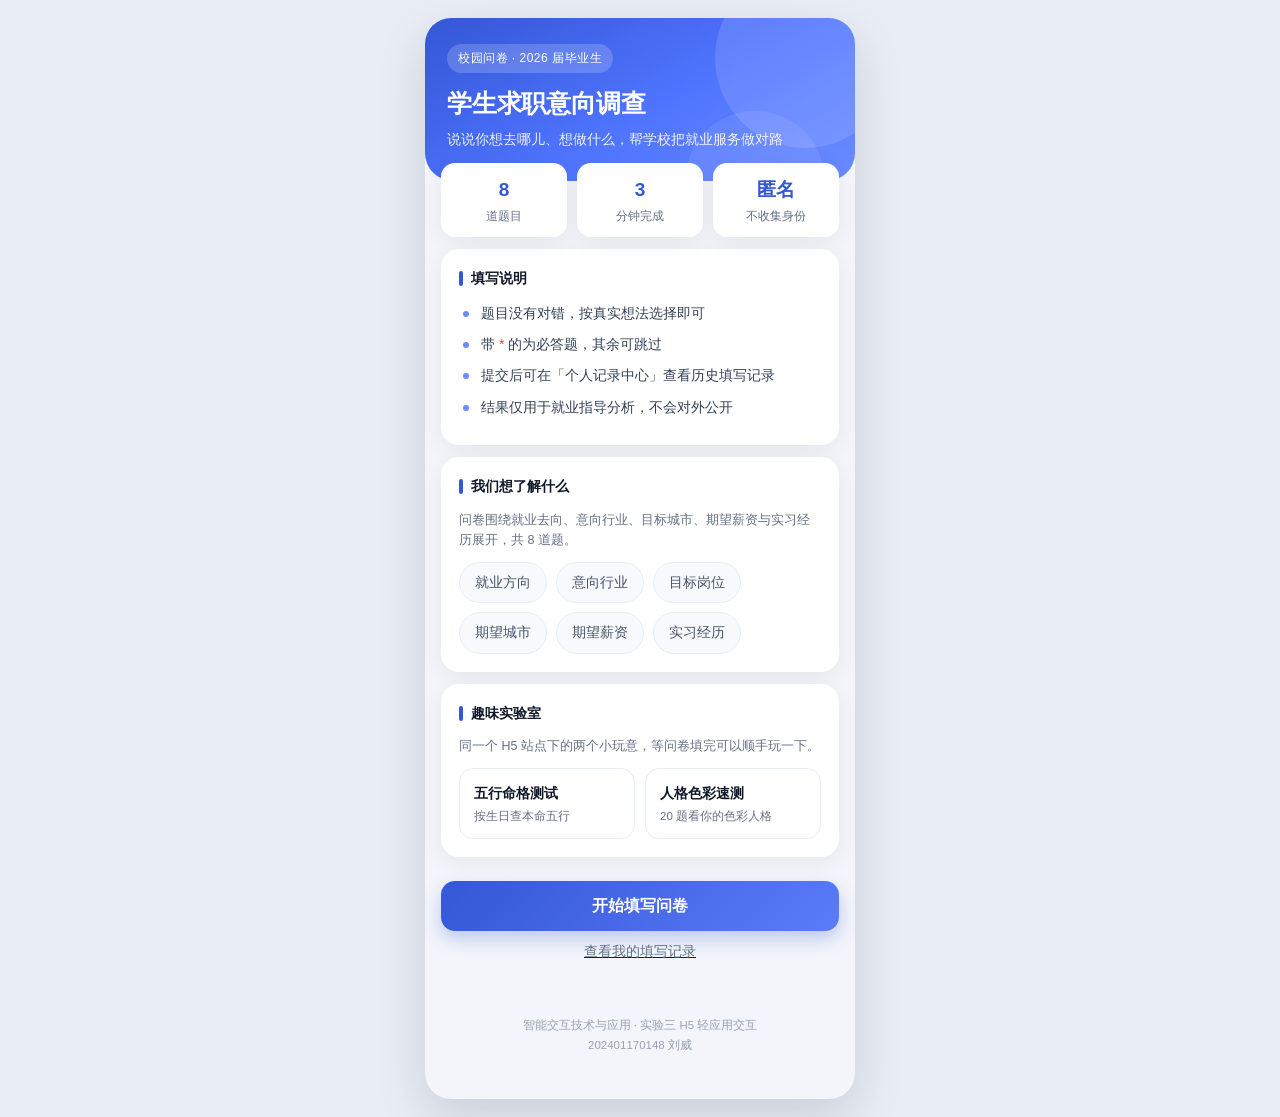
<file: static/index.html>
<!DOCTYPE html>
<html lang="zh-CN">
<head>
  <meta charset="UTF-8" />
  <meta name="viewport" content="width=device-width, initial-scale=1, viewport-fit=cover" />
  <meta name="theme-color" content="#3457d5" />
  <title>学生求职意向调查 · 校园问卷</title>
  <link rel="stylesheet" href="assets/css/base.css" />
</head>
<body>
  <div class="app">
    <header class="hero">
      <span class="hero__badge">校园问卷 · 2026 届毕业生</span>
      <h1 class="hero__title">学生求职意向调查</h1>
      <p class="hero__sub">说说你想去哪儿、想做什么，帮学校把就业服务做对路</p>
    </header>

    <main class="main">
      <div class="stats">
        <div class="stat"><div class="stat__num">8</div><div class="stat__label">道题目</div></div>
        <div class="stat"><div class="stat__num">3</div><div class="stat__label">分钟完成</div></div>
        <div class="stat"><div class="stat__num">匿名</div><div class="stat__label">不收集身份</div></div>
      </div>

      <section class="card" style="margin-top:12px">
        <h2 class="section-title">填写说明</h2>
        <ul class="bullets">
          <li>题目没有对错，按真实想法选择即可</li>
          <li>带 <span style="color:#f04438">*</span> 的为必答题，其余可跳过</li>
          <li>提交后可在「个人记录中心」查看历史填写记录</li>
          <li>结果仅用于就业指导分析，不会对外公开</li>
        </ul>
      </section>

      <section class="card">
        <h2 class="section-title">我们想了解什么</h2>
        <p class="small muted" style="margin:0 0 12px">
          问卷围绕就业去向、意向行业、目标城市、期望薪资与实习经历展开，共 8 道题。
        </p>
        <div class="chips">
          <span class="chip" style="pointer-events:none">就业方向</span>
          <span class="chip" style="pointer-events:none">意向行业</span>
          <span class="chip" style="pointer-events:none">目标岗位</span>
          <span class="chip" style="pointer-events:none">期望城市</span>
          <span class="chip" style="pointer-events:none">期望薪资</span>
          <span class="chip" style="pointer-events:none">实习经历</span>
        </div>
      </section>

      <section class="card">
        <h2 class="section-title">趣味实验室</h2>
        <p class="small muted" style="margin:0 0 12px">
          同一个 H5 站点下的两个小玩意，等问卷填完可以顺手玩一下。
        </p>
        <div class="entry-links">
          <a class="entry-link" href="wuxing/index.html">
            <div class="entry-link__name">五行命格测试</div>
            <div class="entry-link__desc">按生日查本命五行</div>
          </a>
          <a class="entry-link" href="color/index.html">
            <div class="entry-link__name">人格色彩速测</div>
            <div class="entry-link__desc">20 题看你的色彩人格</div>
          </a>
        </div>
      </section>
    </main>

    <div class="action-bar">
      <a href="fill.html" style="text-decoration:none">
        <button class="btn btn--primary" type="button">开始填写问卷</button>
      </a>
      <a href="records.html">
        <button class="btn btn--text" type="button">查看我的填写记录</button>
      </a>
    </div>

    <p class="foot">
      智能交互技术与应用 · 实验三 H5 轻应用交互<br />
      202401170148 刘威
    </p>
  </div>

  <script src="assets/js/common.js"></script>
</body>
</html>
</file>
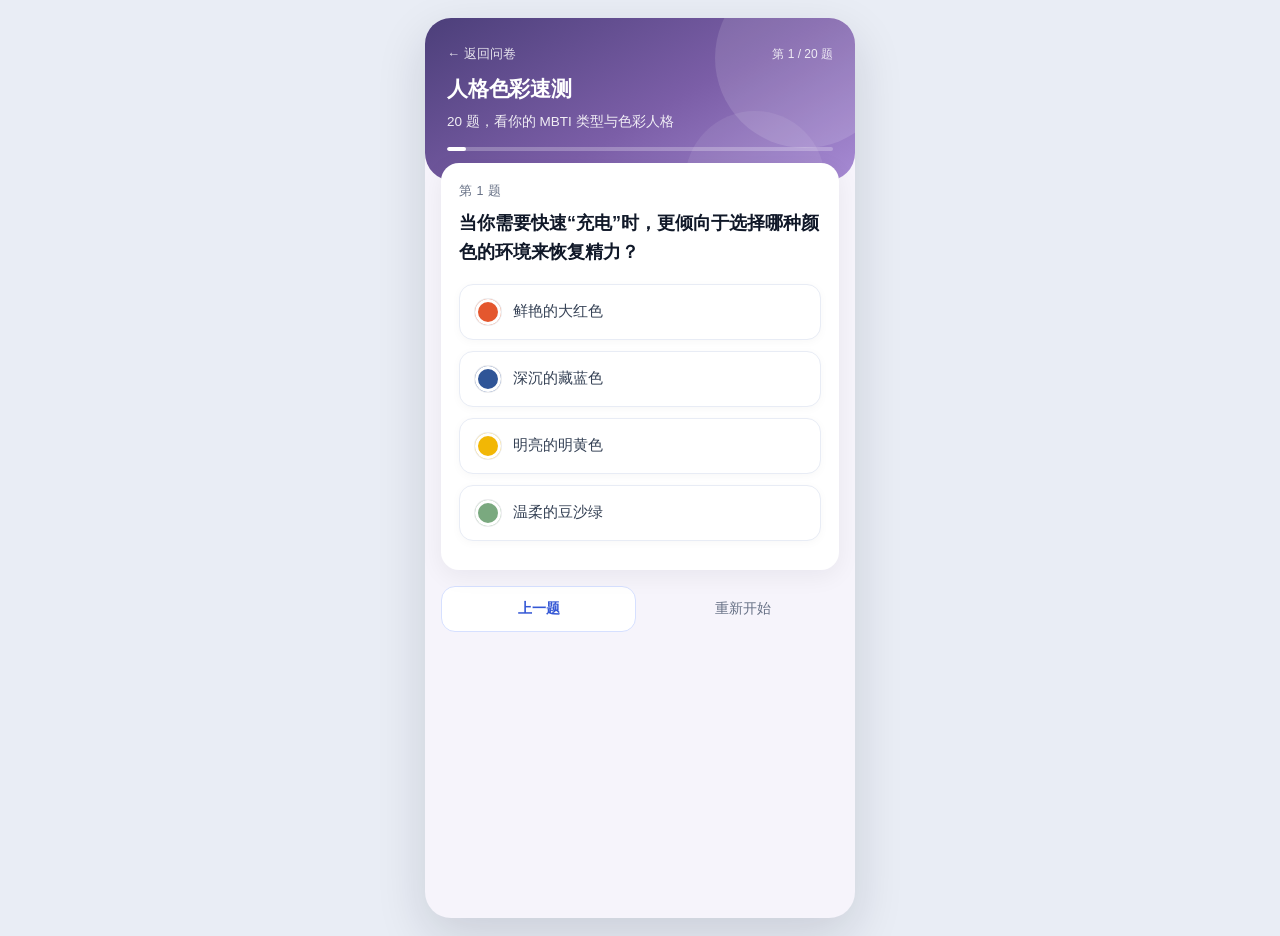
<file: static/color/index.html>
<!DOCTYPE html>
<html lang="zh-CN">
<head>
  <meta charset="UTF-8" />
  <meta name="viewport" content="width=device-width, initial-scale=1, viewport-fit=cover" />
  <meta name="theme-color" content="#5b4b8a" />
  <title>人格色彩速测 · 20 题</title>
  <link rel="stylesheet" href="../assets/css/base.css" />
  <style>
    .app { background: #f6f4fb; }
    .hero--color { background: linear-gradient(150deg, #4c3f7a, #7b5ea7 55%, #a78bd4); }
    .q-wrap { padding: 0 16px; }
    .q-index { font-size: 12.5px; color: var(--sub); letter-spacing: .5px; }
    .q-text { font-size: 18px; font-weight: 700; line-height: 1.6; margin: 8px 0 18px; }

    .opt {
      display: flex; align-items: center; gap: 12px;
      background: #fff; border: 1px solid var(--line); border-radius: 14px;
      padding: 14px 15px; margin-bottom: 11px; cursor: pointer;
      transition: all .16s ease; box-shadow: 0 2px 10px rgba(16,24,40,.03);
    }
    .opt:active { transform: scale(.99); }
    .opt.is-picked { border-color: #7b5ea7; background: #f7f3ff; box-shadow: 0 6px 18px rgba(123,94,167,.16); }
    .opt__dot {
      width: 26px; height: 26px; border-radius: 50%; flex: 0 0 auto;
      box-shadow: inset 0 0 0 3px #fff, 0 0 0 1px rgba(16,24,40,.08);
    }
    .opt__text { font-size: 14.5px; line-height: 1.5; color: #344054; }
    .opt.is-picked .opt__text { color: #4c3f7a; font-weight: 600; }

    .nav-row { display: flex; gap: 10px; padding: 4px 16px 0; }
    .nav-row .btn { height: 46px; font-size: 14px; }

    /* 结果 */
    .result-card {
      border-radius: 22px; padding: 26px 22px; color: #fff; position: relative;
      overflow: hidden; box-shadow: 0 16px 40px rgba(16,24,40,.18);
    }
    .result-card::after {
      content: ""; position: absolute; right: -50px; bottom: -60px;
      width: 200px; height: 200px; border-radius: 50%; background: rgba(255,255,255,.14);
    }
    .rc-type { font-size: 46px; font-weight: 800; letter-spacing: 4px; line-height: 1.1; }
    .rc-name { font-size: 15px; opacity: .92; margin-top: 4px; }
    .rc-color { font-size: 22px; font-weight: 700; margin-top: 18px; letter-spacing: 2px; }
    .rc-tags { display: flex; gap: 8px; flex-wrap: wrap; margin-top: 12px; }
    .rc-tag {
      background: rgba(255,255,255,.22); border: 1px solid rgba(255,255,255,.35);
      padding: 4px 12px; border-radius: 999px; font-size: 12.5px;
    }
    .rc-scores { display: flex; gap: 8px; margin-top: 20px; }
    .rc-score {
      flex: 1; background: rgba(255,255,255,.16); border-radius: 10px;
      padding: 7px 0; text-align: center; font-size: 11.5px;
    }
    .rc-score b { display: block; font-size: 14px; margin-bottom: 1px; }
    .info-row { display: flex; gap: 10px; font-size: 13.5px; margin-bottom: 10px; }
    .info-row b { flex: 0 0 60px; color: #98a2b3; font-weight: 400; }
    .info-row span { color: #344054; }
    .save-tip { text-align: center; font-size: 12px; color: #98a2b3; margin-top: 10px; }
  </style>
</head>
<body>
  <div class="app app--flush">
    <header class="hero hero--color" style="padding-bottom:30px">
      <div style="display:flex;justify-content:space-between;align-items:center;margin-bottom:10px">
        <a href="../index.html" style="color:#fff;text-decoration:none;font-size:13px;opacity:.85">← 返回问卷</a>
        <span style="font-size:12px;opacity:.85" id="counter">第 1 / 20 题</span>
      </div>
      <h1 class="hero__title" style="font-size:21px">人格色彩速测</h1>
      <p class="hero__sub">20 题，看你的 MBTI 类型与色彩人格</p>
      <div class="progress" style="margin-top:14px;background:rgba(255,255,255,.25)">
        <div class="progress__bar" id="bar" style="background:#fff;width:5%"></div>
      </div>
    </header>

    <!-- 答题 -->
    <div id="quiz">
      <main class="main">
        <section class="card">
          <div class="q-index" id="qIndex">第 1 题</div>
          <h2 class="q-text" id="qText">—</h2>
          <div id="opts"></div>
        </section>
      </main>
      <div class="nav-row" style="padding-bottom:20px">
        <button class="btn btn--ghost" id="prevBtn" style="flex:1">上一题</button>
        <button class="btn btn--text" id="resetBtn" style="flex:1">重新开始</button>
      </div>
    </div>

    <!-- 结果 -->
    <div id="result" style="display:none">
      <main class="main">
        <div class="result-card" id="card">
          <div class="rc-type" id="typeLetters">INFP</div>
          <div class="rc-name" id="typeName">调停者型</div>
          <div class="rc-color" id="colorName">月光紫</div>
          <div class="rc-tags" id="tags"></div>
          <div class="rc-scores" id="scores"></div>
        </div>

        <section class="card" style="margin-top:12px">
          <h2 class="section-title">性格画像</h2>
          <p class="small" style="margin:0;color:#475467" id="portrait"></p>
        </section>

        <section class="card">
          <h2 class="section-title">关系提示</h2>
          <div class="info-row"><b>适合搭档</b><span id="partner"></span></div>
          <div class="info-row" style="margin-bottom:0"><b>避雷提示</b><span id="avoid"></span></div>
        </section>
      </main>

      <div class="action-bar">
        <button class="btn btn--primary" id="saveBtn">保存色彩卡片</button>
        <button class="btn btn--text" id="retryBtn">重新测试</button>
      </div>
      <p class="save-tip">长按也可截图分享 · 结果仅供娱乐参考</p>
    </div>
  </div>

  <canvas id="cv" width="750" height="1050" style="display:none"></canvas>

  <script src="../assets/js/common.js"></script>
  <script>
    /* ================= 题库（20 题，4 部分 × 5 题） ================= */
    var Q = [
      // E / I
      ["当你需要快速“充电”时，更倾向于选择哪种颜色的环境来恢复精力？",
       ["鲜艳的大红色", "深沉的藏蓝色", "明亮的明黄色", "温柔的豆沙绿"], "EI"],
      ["周末安排空闲时间，你理想中的休闲空间主色调是？",
       ["橙色调，热闹温暖", "灰色调，安静独立", "粉色调，活泼亲切", "褐色调，低调沉稳"], "EI"],
      ["面对压力时，哪种颜色的场景能最快让你感到平静？",
       ["红色，通过强烈色彩释放情绪", "蓝色，靠冷静色调平复内心", "绿色，借外部互动转移注意", "紫色，独处反思慢慢消化"], "EI"],
      ["在团队合作中，你更希望自己的工作区域被哪种颜色标识？",
       ["鲜艳的亮色，便于协作沟通", "中性色，低调专注", "对比强烈的撞色，主动参与", "柔和的单色，独立完成"], "EI"],
      ["如果给自己设计一个“能量补给站”，你会优先选哪种颜色？",
       ["黄色，主动获取外部能量", "黑色，通过独处恢复", "红色，靠社交互动充电", "白色，内心独处充电"], "EI"],
      // S / N
      ["当你选择一件新家具时，最吸引你注意的颜色特征是？",
       ["原木色，注重实际质感", "马卡龙色，强调设计感", "大地色系，符合日常场景", "金属色，注重创新独特"], "SN"],
      ["对于“理想假期”，你更倾向哪种颜色主题？",
       ["蓝白条纹，具体可体验的海滩", "渐变紫，想象中的未知体验", "绿色田野，可触摸的自然细节", "银色星空，象征无限可能"], "SN"],
      ["学习新技能时，哪种颜色的学习材料让你更有代入感？",
       ["橙色高亮，突出重点步骤", "彩色图表，梳理整体框架", "棕色笔记，强调具体实践", "荧光色标注，关注创新应用"], "SN"],
      ["你更倾向于用哪种颜色来形容“成功”？",
       ["金色，具体可见的成就", "彩虹色，多元突破与创新", "深红色，踏实积累获得认可", "蓝绿色，超越常规的独特"], "SN"],
      ["在规划未来时，你脑海中浮现的颜色画面更偏向？",
       ["绿色田园，具体的田园生活", "紫色迷雾，抽象的未来可能", "蓝色海洋，具体的航行目标", "银色科技，抽象的技术发展"], "SN"],
      // T / F
      ["面对冲突时，你更倾向于用哪种颜色的表达方式来处理？",
       ["黑白灰，理性客观看待", "粉色调，温和共情", "蓝色，冷静梳理逻辑", "橙色调，热情调和关系"], "TF"],
      ["在做重要决定时，哪种颜色的“清单”让你觉得更可靠？",
       ["绿色，列出利弊客观分析", "紫色，标注情感优先级", "红色，强调关键数据", "黄色，关注结果带来的感受"], "TF"],
      ["你认为“公平”最接近哪种颜色？",
       ["银色，中性客观不偏不倚", "粉色，包容温暖兼顾各方", "白色，纯粹理性规则至上", "橙色，活力均衡共同利益"], "TF"],
      ["当你需要鼓励他人时，你更倾向于选择哪种颜色的语言？",
       ["蓝色，指出具体改进方向", "红色，热情肯定对方价值", "绿色，聚焦实际问题解决", "粉色，温柔支持对方情绪"], "TF"],
      ["对于“理想领导者”，你更倾向哪种颜色特质？",
       ["黑色，果断基于逻辑规则", "黄色，亲和关注团队氛围", "灰色，冷静注重效率结果", "橙色，温暖凝聚团队情感"], "TF"],
      // J / P
      ["你的书桌更倾向于哪种颜色的整理状态？",
       ["红蓝分区，明确分类规划", "彩色便签堆，灵活记录", "黑白主调，简洁按计划", "渐变色装饰，随性自然"], "JP"],
      ["对于假期计划，你更倾向于哪种颜色的时间表？",
       ["绿色表格，详细到小时执行", "黄色便签，保留弹性空间", "蓝色清单，有序推进必做事", "紫色手账，享受过程变化"], "JP"],
      ["你更喜欢哪种颜色的“完成”标志？",
       ["对比强烈的勾选色，成就明确", "柔和渐变色，自然结束", "红色印章，正式确认达成", "彩色小星星，轻松标记"], "JP"],
      ["在布置房间时，你更倾向于哪种颜色的搭配方式？",
       ["单色系搭配，风格明确", "混撞色搭配，随性发挥", "经典色组合，遵循规则", "流动渐变色，灵活变化"], "JP"],
      ["面对突发任务，你更倾向于用哪种颜色的便签来应对？",
       ["黑色便签，立即规划排序", "彩色便签，灵活随机处理", "白色便签，快速记录后整理", "透明便签，不干扰原计划"], "JP"]
    ];

    /* A/C 为前极（E/S/T/J），B/D 为后极（I/N/F/P） */
    var ACENT = ["#E4572E", "#2F5597", "#F2B705", "#7AA97F"];

    var TYPES = {
      ISTJ: "物流师型", ISFJ: "守卫者型", INFJ: "提倡者型", INTJ: "建筑师型",
      ISTP: "鉴赏家型", ISFP: "探险家型", INFP: "调停者型", INTP: "逻辑学家型",
      ESTP: "企业家型", ESFP: "表演者型", ENFP: "竞选者型", ENTP: "辩论家型",
      ESTJ: "总经理型", ESFJ: "执政官型", ENFJ: "主人公型", ENTJ: "指挥官型"
    };

    /* 四色人格 = 四种气质（Keirsey） */
    var COLORS = {
      "SP": { name: "暖阳橙", grad: ["#F2994A", "#EB5757"], tags: ["行动派", "现场感强", "敢于试错"],
              partner: "森林绿（稳得住你的节奏）", avoid: "计划被反复推翻会让橙型迅速失去耐心；别把“马上做”当成唯一标准。",
              portrait: "你靠当下的手感活着：看到、摸到、试过，才知道行不行。规则太多会让你窒息，灵活的现场反而让你超常发挥。" },
      "SJ": { name: "森林绿", grad: ["#5FA86A", "#2F7D5D"], tags: ["守护者", "有条理", "说到做到"],
              partner: "暖阳橙（帮你把生活过出一点意外）", avoid: "别用“以前都是这么做的”堵住新方案；偶尔的失控不是灾难。",
              portrait: "你是那种把承诺当契约的人。喜欢确定的分工、清晰的流程和可预期的结果，团队里有你就有一根定海神针。" },
      "NF": { name: "月光紫", grad: ["#7B5EA7", "#4C3F7A"], tags: ["理想主义", "共情力强", "在意意义"],
              partner: "深海蓝（替你把想法落成方案）", avoid: "过度的自我要求会变成内耗；不是所有关系都需要你去修复。",
              portrait: "你对人的情绪和动机格外敏感，做事先问“这件事有意义吗”。你愿意为认同的价值投入，也容易被辜负。" },
      "NT": { name: "深海蓝", grad: ["#3A6EA5", "#1F3C5A"], tags: ["理性者", "爱拆解", "长期主义"],
              partner: "月光紫（提醒你人不是系统）", avoid: "把“这不合理”挂在嘴边，容易让合作方觉得被否定；结论对，方式也要对。",
              portrait: "你习惯先把问题拆成结构再动手，讨厌含糊其辞。对你来说，好的方案要经得起推敲，哪怕它不讨喜。" }
    };

    /* ================= 状态 ================= */
    var answers = new Array(20).fill(null);
    var cur = 0;

    var elCounter = document.getElementById("counter");
    var elBar = document.getElementById("bar");
    var elQIndex = document.getElementById("qIndex");
    var elQText = document.getElementById("qText");
    var elOpts = document.getElementById("opts");

    function renderQ() {
      var item = Q[cur];
      elQIndex.textContent = "第 " + (cur + 1) + " 题";
      elQText.textContent = item[0];
      elCounter.textContent = "第 " + (cur + 1) + " / 20 题";
      elBar.style.width = Math.round(((cur + 1) / 20) * 100) + "%";

      elOpts.innerHTML = item[1].map(function (text, i) {
        var picked = answers[cur] === i ? " is-picked" : "";
        return '<div class="opt' + picked + '" data-i="' + i + '">' +
          '<span class="opt__dot" style="background:' + ACENT[i] + '"></span>' +
          '<span class="opt__text">' + text + "</span></div>";
      }).join("");

      Array.prototype.forEach.call(elOpts.querySelectorAll(".opt"), function (node) {
        node.addEventListener("click", function () {
          answers[cur] = Number(node.dataset.i);
          Array.prototype.forEach.call(elOpts.querySelectorAll(".opt"), function (n) {
            n.classList.remove("is-picked");
          });
          node.classList.add("is-picked");

          setTimeout(function () {
            if (cur < 19) { cur++; renderQ(); window.scrollTo({ top: 0, behavior: "smooth" }); }
            else finish();
          }, 240);
        });
      });
    }

    /* ================= 计分 ================= */
    function score() {
      var dims = { EI: [0, 0], SN: [0, 0], TF: [0, 0], JP: [0, 0] };
      Q.forEach(function (item, i) {
        var dim = item[2];
        var pick = answers[i];
        var front = (pick === 0 || pick === 2);   // A / C 为前极
        dims[dim][front ? 0 : 1]++;
      });
      var letters =
        (dims.EI[0] >= 3 ? "E" : "I") +
        (dims.SN[0] >= 3 ? "S" : "N") +
        (dims.TF[0] >= 3 ? "T" : "F") +
        (dims.JP[0] >= 3 ? "J" : "P");
      return { letters: letters, dims: dims };
    }

    /* ================= 结果 ================= */
    function finish() {
      var s = score();
      var L = s.letters;
      // 气质归类：S 型看 J/P，N 型看 T/F —— 对应 SJ / SP / NF / NT
  var temper = L[1] === "S" ? (L[3] === "J" ? "SJ" : "SP") : (L[2] === "F" ? "NF" : "NT");
      var color = COLORS[temper];

      document.getElementById("typeLetters").textContent = L;
      document.getElementById("typeName").textContent = TYPES[L] || "";
      document.getElementById("colorName").textContent = color.name;
      document.getElementById("card").style.background =
        "linear-gradient(150deg," + color.grad[0] + "," + color.grad[1] + ")";
      document.getElementById("tags").innerHTML = color.tags.map(function (t) {
        return '<span class="rc-tag">' + t + "</span>";
      }).join("");
      document.getElementById("scores").innerHTML =
        [["E/I", s.dims.EI], ["S/N", s.dims.SN], ["T/F", s.dims.TF], ["J/P", s.dims.JP]]
          .map(function (d) {
            return '<div class="rc-score"><b>' + d[1][0] + " : " + d[1][1] + "</b>" + d[0] + "</div>";
          }).join("");
      document.getElementById("portrait").textContent = color.portrait;
      document.getElementById("partner").textContent = color.partner;
      document.getElementById("avoid").textContent = color.avoid;

      document.getElementById("quiz").style.display = "none";
      document.getElementById("result").style.display = "block";
      window.scrollTo({ top: 0, behavior: "smooth" });
    }

    /* ================= 保存图片 ================= */
    function saveCard() {
      var s = score();
      var L = s.letters;
      // 气质归类：S 型看 J/P，N 型看 T/F —— 对应 SJ / SP / NF / NT
  var temper = L[1] === "S" ? (L[3] === "J" ? "SJ" : "SP") : (L[2] === "F" ? "NF" : "NT");
      var color = COLORS[temper];
      var cv = document.getElementById("cv");
      var ctx = cv.getContext("2d");

      var g = ctx.createLinearGradient(0, 0, 750, 1050);
      g.addColorStop(0, color.grad[0]);
      g.addColorStop(1, color.grad[1]);
      ctx.fillStyle = g;
      ctx.fillRect(0, 0, 750, 1050);

      ctx.fillStyle = "rgba(255,255,255,.10)";
      ctx.beginPath();
      ctx.arc(640, 900, 220, 0, Math.PI * 2);
      ctx.fill();

      ctx.fillStyle = "#ffffff";
      ctx.font = "700 26px 'PingFang SC','Microsoft YaHei',sans-serif";
      ctx.fillText("人格色彩速测 · 我的专属卡片", 60, 96);

      ctx.font = "800 132px 'PingFang SC','Microsoft YaHei',sans-serif";
      ctx.fillText(L, 56, 260);

      ctx.font = "500 34px 'PingFang SC','Microsoft YaHei',sans-serif";
      ctx.globalAlpha = 0.92;
      ctx.fillText(TYPES[L] || "", 62, 312);
      ctx.globalAlpha = 1;

      ctx.font = "700 56px 'PingFang SC','Microsoft YaHei',sans-serif";
      ctx.fillText(color.name, 60, 420);

      // 标签
      var x = 60;
      ctx.font = "500 24px 'PingFang SC','Microsoft YaHei',sans-serif";
      color.tags.forEach(function (t) {
        var w = ctx.measureText(t).width + 44;
        ctx.fillStyle = "rgba(255,255,255,.20)";
        roundRect(ctx, x, 452, w, 52, 26);
        ctx.fill();
        ctx.fillStyle = "#fff";
        ctx.fillText(t, x + 22, 486);
        x += w + 14;
      });

      // 四维得分
      ctx.font = "400 22px 'PingFang SC','Microsoft YaHei',sans-serif";
      var dims = [["E/I", s.dims.EI], ["S/N", s.dims.SN], ["T/F", s.dims.TF], ["J/P", s.dims.JP]];
      dims.forEach(function (d, i) {
        var bx = 60 + i * 165;
        ctx.fillStyle = "rgba(255,255,255,.18)";
        roundRect(ctx, bx, 552, 150, 96, 14);
        ctx.fill();
        ctx.fillStyle = "#fff";
        ctx.font = "700 30px 'PingFang SC','Microsoft YaHei',sans-serif";
        ctx.fillText(d[1][0] + " : " + d[1][1], bx + 26, 605);
        ctx.font = "400 20px 'PingFang SC','Microsoft YaHei',sans-serif";
        ctx.globalAlpha = 0.85;
        ctx.fillText(d[0], bx + 26, 632);
        ctx.globalAlpha = 1;
      });

      // 画像文字（手动换行）
      ctx.font = "400 26px 'PingFang SC','Microsoft YaHei',sans-serif";
      var words = color.portrait;
      var line = "", y = 712;
      for (var i = 0; i < words.length; i++) {
        var test = line + words[i];
        if (ctx.measureText(test).width > 630) {
          ctx.fillText(line, 60, y); y += 42; line = words[i];
        } else { line = test; }
      }
      ctx.fillText(line, 60, y);

      // 页脚
      ctx.font = "500 22px 'PingFang SC','Microsoft YaHei',sans-serif";
      ctx.globalAlpha = 0.8;
      ctx.fillText("202401170148 刘威 · 智能交互技术与应用 · 实验三", 60, 990);
      ctx.globalAlpha = 1;

      var a = document.createElement("a");
      a.download = "色彩人格_" + L + "_" + color.name + ".png";
      a.href = cv.toDataURL("image/png");
      a.click();
    }

    function roundRect(ctx, x, y, w, h, r) {
      ctx.beginPath();
      ctx.moveTo(x + r, y);
      ctx.arcTo(x + w, y, x + w, y + h, r);
      ctx.arcTo(x + w, y + h, x, y + h, r);
      ctx.arcTo(x, y + h, x, y, r);
      ctx.arcTo(x, y, x + w, y, r);
      ctx.closePath();
    }

    /* ================= 绑定 ================= */
    document.getElementById("prevBtn").addEventListener("click", function () {
      if (cur > 0) { cur--; renderQ(); window.scrollTo({ top: 0, behavior: "smooth" }); }
      else H5.toast("已经是第一题了");
    });
    document.getElementById("resetBtn").addEventListener("click", function () {
      answers = new Array(20).fill(null); cur = 0; renderQ();
      H5.toast("已重新开始");
    });
    document.getElementById("saveBtn").addEventListener("click", saveCard);
    document.getElementById("retryBtn").addEventListener("click", function () {
      answers = new Array(20).fill(null); cur = 0;
      document.getElementById("result").style.display = "none";
      document.getElementById("quiz").style.display = "block";
      renderQ(); window.scrollTo({ top: 0, behavior: "smooth" });
    });

    renderQ();
  </script>
</body>
</html>
</file>
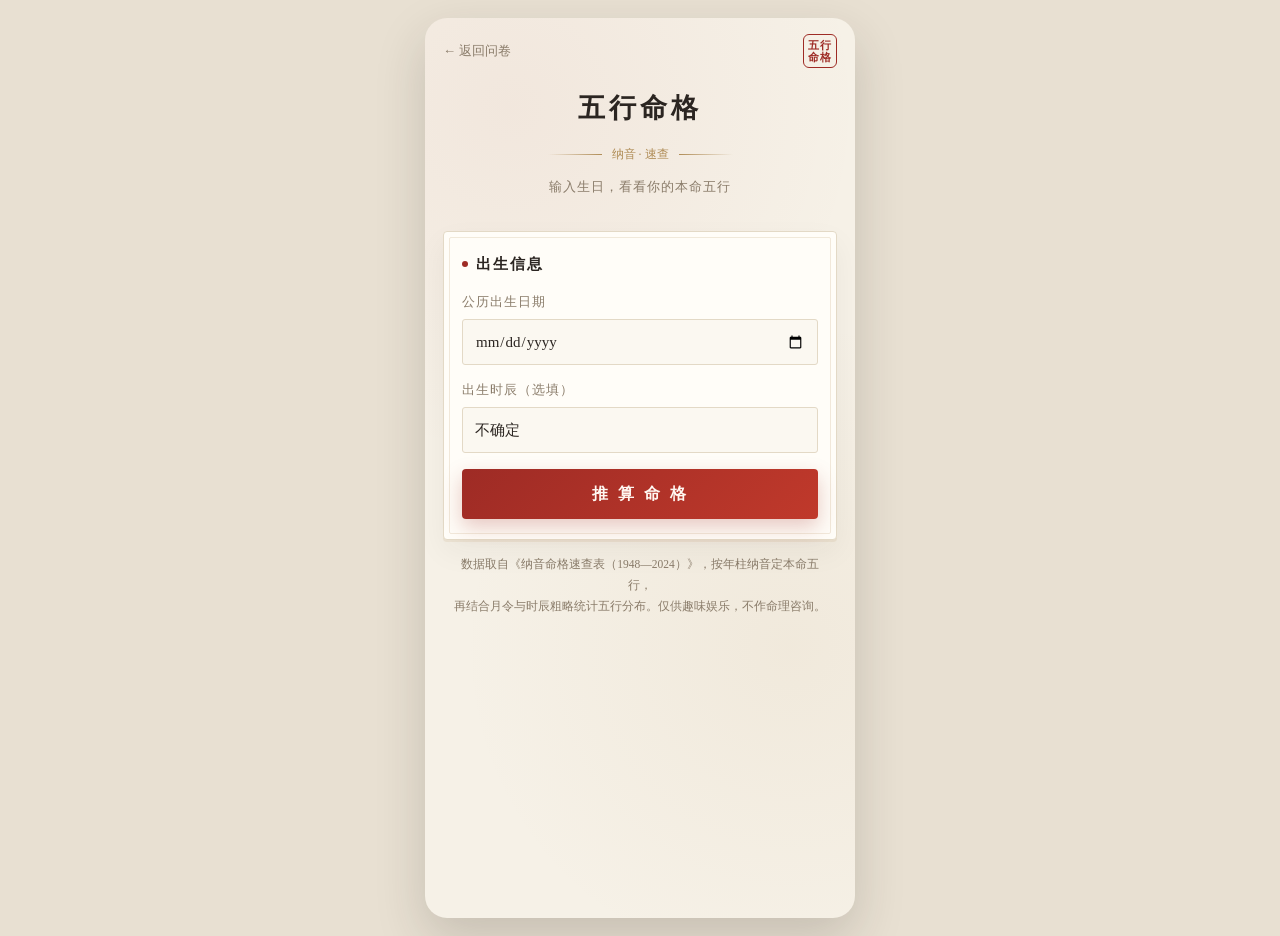
<file: static/wuxing/index.html>
<!DOCTYPE html>
<html lang="zh-CN">
<head>
  <meta charset="UTF-8" />
  <meta name="viewport" content="width=device-width, initial-scale=1, viewport-fit=cover" />
  <meta name="theme-color" content="#8c2f39" />
  <title>五行命格测试 · 趣味国风</title>
  <style>
    :root {
      --ink: #2b2521;
      --paper: #f6f1e7;
      --paper-2: #fffdf8;
      --cinnabar: #9e2b25;
      --cinnabar-2: #c0392b;
      --gold: #b08d57;
      --line: #e3d9c6;
      --sub: #8a7c6a;
      --font: "Songti SC", "STZhongsong", "SimSun", "PingFang SC", serif;
    }
    * { box-sizing: border-box; -webkit-tap-highlight-color: transparent; }
    html, body { margin: 0; padding: 0; }
    body {
      font-family: var(--font);
      background: #e8e0d2;
      color: var(--ink);
      font-size: 15px;
      line-height: 1.7;
    }
    .app {
      max-width: 430px; margin: 0 auto; min-height: 100vh;
      background: var(--paper);
      background-image:
        radial-gradient(circle at 20% 10%, rgba(158, 43, 37, .05), transparent 40%),
        radial-gradient(circle at 85% 70%, rgba(176, 141, 87, .08), transparent 45%);
      padding-bottom: 30px; overflow-x: clip; position: relative;
    }
    /* 顶栏 */
    .topbar {
      display: flex; align-items: center; justify-content: space-between;
      padding: 16px 18px 8px;
    }
    .topbar a { color: var(--sub); text-decoration: none; font-size: 13px; }
    .topbar .seal {
      width: 34px; height: 34px; border: 1.5px solid var(--cinnabar);
      border-radius: 6px; color: var(--cinnabar); font-size: 11px;
      display: flex; align-items: center; justify-content: center;
      line-height: 1.1; text-align: center; letter-spacing: 1px; font-weight: 700;
    }
    /* 头部 */
    .title-wrap { text-align: center; padding: 10px 24px 20px; }
    .title-wrap h1 {
      font-size: 27px; margin: 0 0 8px; letter-spacing: 4px; font-weight: 700;
    }
    .title-wrap .sub { font-size: 12.5px; color: var(--sub); letter-spacing: 1px; }
    .divider {
      display: flex; align-items: center; gap: 10px; justify-content: center;
      margin: 12px 0 4px; color: var(--gold); font-size: 12px;
    }
    .divider::before, .divider::after {
      content: ""; height: 1px; width: 54px;
      background: linear-gradient(90deg, transparent, var(--gold));
    }
    .divider::after { background: linear-gradient(270deg, transparent, var(--gold)); }

    /* 卡片 */
    .panel {
      background: var(--paper-2); margin: 0 18px 14px; padding: 20px 18px;
      border: 1px solid var(--line); border-radius: 4px;
      box-shadow: 0 2px 0 rgba(176, 141, 87, .12), 0 12px 30px rgba(43, 37, 33, .05);
      position: relative;
    }
    .panel::before {
      content: ""; position: absolute; inset: 5px; border: 1px solid rgba(176, 141, 87, .18);
      border-radius: 2px; pointer-events: none;
    }
    .panel h2 {
      font-size: 15px; margin: 0 0 14px; letter-spacing: 2px;
      display: flex; align-items: center; gap: 8px; font-weight: 700;
    }
    .panel h2 i {
      width: 6px; height: 6px; background: var(--cinnabar); border-radius: 50%;
      display: inline-block; font-style: normal;
    }
    .row { display: flex; gap: 12px; }
    .row > * { flex: 1; min-width: 0; }
    .label { font-size: 13px; color: var(--sub); margin-bottom: 6px; display: block; letter-spacing: 1px; }
    input[type="date"], input[type="time"], select {
      width: 100%; height: 46px; padding: 0 12px; font-size: 15px;
      font-family: var(--font); color: var(--ink); background: #fbf8f1;
      border: 1px solid var(--line); border-radius: 3px; outline: none; appearance: none;
    }
    input:focus, select:focus { border-color: var(--gold); background: #fffefb; }
    .btn {
      display: block; width: 100%; height: 50px; margin-top: 16px;
      border: 0; border-radius: 4px; font-family: var(--font); font-size: 16px;
      letter-spacing: 3px; font-weight: 700; cursor: pointer;
      background: linear-gradient(135deg, #9e2b25, #c0392b); color: #fff8f2;
      box-shadow: 0 8px 20px rgba(158, 43, 37, .25);
      transition: transform .12s, opacity .12s;
    }
    .btn:active { transform: scale(.985); opacity: .93; }
    .btn--ghost {
      background: transparent; color: var(--cinnabar); border: 1px solid var(--cinnabar);
      box-shadow: none; height: 44px; font-size: 14px; letter-spacing: 2px;
    }
    .note { font-size: 11.5px; color: var(--sub); text-align: center; padding: 0 26px; line-height: 1.8; }

    /* 结果 */
    #result { display: none; }
    .bazi {
      text-align: center; padding: 22px 10px 18px;
      background: linear-gradient(180deg, #fffdf8, #f7f1e5);
      border: 1px solid var(--line); border-radius: 4px; margin-bottom: 14px;
    }
    .bazi .gz { font-size: 34px; letter-spacing: 10px; color: var(--cinnabar); font-weight: 700; }
    .bazi .ny { font-size: 15px; letter-spacing: 3px; margin-top: 8px; color: var(--ink); }
    .bazi .el {
      display: inline-block; margin-top: 12px; padding: 4px 16px; border-radius: 999px;
      background: var(--cinnabar); color: #fff8f2; font-size: 13px; letter-spacing: 2px;
    }
    .bars { margin: 4px 0 2px; }
    .bar-row { display: flex; align-items: center; gap: 10px; margin-bottom: 9px; font-size: 13px; }
    .bar-row .name { width: 26px; color: var(--sub); letter-spacing: 1px; }
    .bar-track { display: block; flex: 1; height: 8px; background: #efe7d8; border-radius: 99px; overflow: hidden; }
    .bar-fill { display: block; height: 100%; border-radius: 99px; transition: width .6s ease; }
    .bar-row .cnt { width: 30px; text-align: right; color: var(--sub); font-size: 12px; }
    .el-jin .bar-fill { background: linear-gradient(90deg, #cfd6dd, #9aa6b2); }
    .el-mu  .bar-fill { background: linear-gradient(90deg, #a8c69f, #5f9350); }
    .el-shui .bar-fill { background: linear-gradient(90deg, #9dc3e6, #3f7fa8); }
    .el-huo .bar-fill { background: linear-gradient(90deg, #f0a58a, #c0392b); }
    .el-tu  .bar-fill { background: linear-gradient(90deg, #e0c9a6, #b08d57); }
    .text-block { font-size: 14.5px; line-height: 1.9; color: #3a322c; margin: 0; }
    .kv { display: flex; flex-wrap: wrap; gap: 8px; margin-top: 4px; }
    .kv span {
      background: #f4ece0; border: 1px solid var(--line); color: #6b5c4b;
      padding: 4px 12px; border-radius: 999px; font-size: 12.5px;
    }
    .swatch { display: inline-block; width: 16px; height: 16px; border-radius: 50%; vertical-align: -2px; margin-right: 5px; border: 1px solid rgba(0,0,0,.08); }
    .stay { text-align: center; margin-top: 18px; display: flex; gap: 10px; }
    .stay button { flex: 1; margin-top: 0; }
    @media (min-width: 480px) {
      body { padding: 18px 0; }
      .app { border-radius: 22px; box-shadow: 0 20px 50px rgba(43, 37, 33, .18); overflow: hidden; }
    }
  </style>
</head>
<body>
  <div class="app">
    <div class="topbar">
      <a href="../index.html">← 返回问卷</a>
      <div class="seal">五行<br />命格</div>
    </div>

    <div class="title-wrap">
      <h1>五行命格</h1>
      <div class="divider">纳音 · 速查</div>
      <p class="sub">输入生日，看看你的本命五行</p>
    </div>

    <!-- 输入区 -->
    <div id="form-area">
      <div class="panel">
        <h2><i></i>出生信息</h2>
        <label class="label">公历出生日期</label>
        <input type="date" id="birth" min="1948-01-01" max="2024-12-31" />
        <div class="row" style="margin-top:14px">
          <div>
            <label class="label">出生时辰（选填）</label>
            <select id="hour">
              <option value="">不确定</option>
              <option value="子">子时 23-01</option>
              <option value="丑">丑时 01-03</option>
              <option value="寅">寅时 03-05</option>
              <option value="卯">卯时 05-07</option>
              <option value="辰">辰时 07-09</option>
              <option value="巳">巳时 09-11</option>
              <option value="午">午时 11-13</option>
              <option value="未">未时 13-15</option>
              <option value="申">申时 15-17</option>
              <option value="酉">酉时 17-19</option>
              <option value="戌">戌时 19-21</option>
              <option value="亥">亥时 21-23</option>
            </select>
          </div>
        </div>
        <p id="tip" style="display:none;color:#c0392b;font-size:13px;margin:12px 0 0;text-align:center"></p>
        <button class="btn" id="calBtn">推 算 命 格</button>
      </div>
      <p class="note">
        数据取自《纳音命格速查表（1948—2024）》，按年柱纳音定本命五行，<br />
        再结合月令与时辰粗略统计五行分布。仅供趣味娱乐，不作命理咨询。
      </p>
    </div>

    <!-- 结果区 -->
    <div id="result">
      <div class="panel">
        <div class="bazi">
          <div class="gz" id="ganzhi">甲子</div>
          <div class="ny" id="nayin">海中金</div>
          <div class="el" id="benming">本命 · 金</div>
        </div>

        <h2><i></i>五行分布</h2>
        <div class="bars" id="bars"></div>
        <p class="text-block small" id="lackText" style="font-size:13px;color:#8a7c6a"></p>
      </div>

      <div class="panel">
        <h2><i></i>命格解读</h2>
        <p class="text-block" id="persona"></p>
      </div>

      <div class="panel">
        <h2><i></i>开运提示</h2>
        <p class="text-block" id="lucky"></p>
        <div class="kv" id="kv"></div>
      </div>

      <div class="panel">
        <h2><i></i>一句寄语</h2>
        <p class="text-block" id="blessing" style="color:#9e2b25;letter-spacing:1px"></p>
      </div>

      <div class="stay">
        <button class="btn btn--ghost" id="againBtn">再 算 一 次</button>
        <button class="btn btn--ghost" onclick="location.href='../color/index.html'">试试色彩人格</button>
      </div>
      <p class="note" style="margin-top:16px">本结果依据传统纳音速查表推演，仅供娱乐参考</p>
    </div>
  </div>

  <script>
    /* ============ 数据：六十甲子纳音 ============ */
    var GAN = "甲乙丙丁戊己庚辛壬癸";
    var ZHI = "子丑寅卯辰巳午未申酉戌亥";

    // 30 个纳音，每个对应连续两组干支
    var NAYIN = [
      ["海中金", "学业难有大成，做事有始有终之志却常半途；心思细腻，擅长在熟悉的环境里积累。"],
      ["炉中火", "多学少成，心性不定，口硬心软，手足不停；热情来得快，需要有人帮你把火收住。"],
      ["大林木", "利官近贵，骨肉有刑伤；为人温良贤达，肯扛事，适合在组织里做中坚。"],
      ["路旁土", "心直口快，利官近贵，一生衣禄丰盈；认死理也认朋友，容易被信任。"],
      ["剑锋金", "聪明性巧，有机谋但善变，功名有分；锋芒外露，需学会藏拙。"],
      ["山头火", "心直口快，忙碌奔波，权柄智谋，名声远播；闲不下来，越忙越有精神。"],
      ["涧下水", "胆量较大，有权柄谋略，早年平平，中年成就，晚景大好；属于越走越顺的类型。"],
      ["城头土", "性格猛烈，喜怒无常，早年勤俭，聪明伶俐；脾气来得快也去得快。"],
      ["白腊金", "和气，劳碌一生，利官近贵，名利双全；能随机应变，命中有贵人。"],
      ["杨柳木", "生活勤俭，早年财不易聚，晚景尚可；心软善救人，但容易替人操心。"],
      ["井泉水", "心性温柔，初年颠倒，晚年利达，夫妻和顺；做事不急，后劲足。"],
      ["屋上土", "豪杰和顺，自立家业，前运辛劳，晚年荣华；靠自己一步步垒起来。"],
      ["霹雳火", "计算聪明，精通文武，夫妻和顺，晚年大兴；爆发力强，适合攻坚。"],
      ["松柏木", "心性急，易好易怒，反复无常，晚景丰隆；有志气权柄，六亲少靠。"],
      ["长流水", "劳碌，手足不停，早年难守，晚景发财；思路活，适合跑动型的事。"],
      ["沙中金", "和气，喜好春风，遇凶化吉，骨肉少靠；外表随和，内里有主意。"],
      ["山下火", "衣食足用，生财有道，早年劳碌，晚景兴旺；多情重恩，人缘好。"],
      ["平地木", "和气，自营自立，早年财谷耗散，晚景得财；巧计伶俐，夫妻和顺。"],
      ["壁上土", "尊重安稳，一生衣禄无亏，遇事逢凶化吉，有贵人提拔；稳字当头。"],
      ["金箔金", "口快心直，早婚不宜，初年做事颠倒，中晚年财帛足用；福禄有余。"],
      ["覆灯火", "衣食丰足，一生清闲，早年平平，中年丰厚；气象端正，宜家宜业。"],
      ["天河水", "清闲，初年财帛耗散，后运发财兴旺；喜怒不常，名利有分。"],
      ["大驿土", "性急，一生劳碌辛苦，财帛足用；心性聪明，六亲难靠，靠自己最稳。"],
      ["钗钏金", "快活，利官近贵，做事敏捷，勤俭励业，福在晚年；不惹闲事，百事顺遂。"],
      ["桑柘木", "幼年有灾，中年租用，身闲心苦；衣禄不少，父母难依，夫妻和顺。"],
      ["大溪水", "诚实，一生利官近贵，家道兴宁；志气轩昂，计谋巧妙，文武皆通。"],
      ["沙中土", "聪明伶俐，身闲心劳，中年事业兴隆，晚景财旺；利官近贵，禀性刚强。"],
      ["天上火", "志高气宽，一生衣禄自然，容貌端正；口快舌硬，百事荣昌。"],
      ["石榴木", "手足不停，名行清高，利官近贵；伶俐口辩，财帛足用。"],
      ["大海水", "一生好行善事，多劳多管，衣食不缺，贵人提拔；刚直，兴家创业之命。"]
    ];

    // 月令五行（按公历月近似）
    var MONTH_EL = ["土", "木", "木", "土", "火", "火", "土", "金", "金", "土", "水", "水"];
    // 时辰地支五行
    var ZHI_EL = {
      "子": "水", "丑": "土", "寅": "木", "卯": "木", "辰": "土", "巳": "火",
      "午": "火", "未": "土", "申": "金", "酉": "金", "戌": "土", "亥": "水"
    };

    var EL_COLOR = {
      "金": "#9aa6b2", "木": "#5f9350", "水": "#3f7fa8", "火": "#c0392b", "土": "#b08d57"
    };
    var EL_LUCKY = {
      "金": { colors: ["白色", "银色", "香槟金"], nums: [4, 9], dir: "西方" },
      "木": { colors: ["青绿", "薄荷绿"], nums: [3, 8], dir: "东方" },
      "水": { colors: ["藏青", "黑色", "雾蓝"], nums: [1, 6], dir: "北方" },
      "火": { colors: ["朱红", "橙色", "紫色"], nums: [2, 7], dir: "南方" },
      "土": { colors: ["米黄", "咖啡", "驼色"], nums: [5, 10], dir: "中央 / 本地" }
    };
    var BLESS = [
      "命里有时终须有，命里无时莫强求——先把手里的事做扎实。",
      "山高路远，行则将至；不必与人争先，只与自己较劲。",
      "守得住平淡，才等得到热闹。",
      "心宽一寸，路宽一丈。",
      "所有的顺，都是熬出来的。",
      "慢一点没关系，方向对了就不算绕路。"
    ];

    /* ============ 计算 ============ */
    function elOf(nayin) {
      return nayin.charAt(nayin.length - 1);
    }

    function calc(dateStr, hourZhi) {
      var d = new Date(dateStr + "T00:00:00");
      var y = d.getFullYear(), m = d.getMonth() + 1;

      var idx = ((y - 4) % 60 + 60) % 60;
      var ganzhi = GAN.charAt(idx % 10) + ZHI.charAt(idx % 12);
      var ny = NAYIN[Math.floor(idx / 2)][0];
      var persona = NAYIN[Math.floor(idx / 2)][1];
      var benming = elOf(ny);

      // 五行统计：年（纳音）+ 月令 + 时辰（可选）
      var counts = { "金": 0, "木": 0, "水": 0, "火": 0, "土": 0 };
      counts[benming] += 2;                    // 年柱权重最高
      counts[MONTH_EL[m - 1]] += 1;            // 月令
      if (hourZhi) counts[ZHI_EL[hourZhi]] += 1;

      return {
        ganzhi: ganzhi, nayin: ny, benming: benming, persona: persona,
        counts: counts, monthEl: MONTH_EL[m - 1], hourZhi: hourZhi || ""
      };
    }

    /* ============ 渲染 ============ */
    function render(r) {
      document.getElementById("ganzhi").textContent = r.ganzhi;
      document.getElementById("nayin").textContent = r.nayin;
      document.getElementById("benming").textContent = "本命 · " + r.benming;
      document.getElementById("persona").textContent = r.persona;

      // 五行条
      var order = ["金", "木", "水", "火", "土"];
      var cls = { "金": "el-jin", "木": "el-mu", "水": "el-shui", "火": "el-huo", "土": "el-tu" };
      var max = Math.max.apply(null, order.map(function (k) { return r.counts[k]; }));
      var bars = document.getElementById("bars");
      bars.innerHTML = order.map(function (k) {
        var w = Math.round((r.counts[k] / max) * 100);
        return '<div class="bar-row ' + cls[k] + '">' +
          '<span class="name">' + k + '</span>' +
          '<span class="bar-track"><span class="bar-fill" style="width:' + w + '%"></span></span>' +
          '<span class="cnt">' + r.counts[k] + '</span></div>';
      }).join("");

      // 最弱 / 缺
      var weakest = order.slice().sort(function (a, b) { return r.counts[a] - r.counts[b]; })[0];
      var zero = order.filter(function (k) { return r.counts[k] === 0; });
      var lackKey = zero.length ? zero[0] : weakest;   // 取一个主弱项做补益建议
      var lack = zero.length ? zero.join("、") : weakest;
      document.getElementById("lackText").textContent =
        "年柱纳音属" + r.benming + "，月令属" + r.monthEl +
        (r.hourZhi ? "，时辰属" + ZHI_EL[r.hourZhi] : "") +
        "；当前分布中「" + lack + "」最弱" +
        (zero.length ? "（完全未出现）" : "") + "，可适当在配色与物品上补一补。";

      // 开运
      var lk = EL_LUCKY[r.benming];
      document.getElementById("lucky").textContent =
        "本命属" + r.benming + "，宜用" + lk.colors.slice(0, 2).join("、") +
        "为主色，方位上亲近" + lk.dir + "；若想补「" + lackKey + "」，可加入" +
        EL_LUCKY[lackKey].colors[0] + "作为点缀。";

      document.getElementById("kv").innerHTML =
        lk.colors.map(function (c) {
          var hex = { "白色": "#ffffff", "银色": "#c0c6cc", "香槟金": "#e3d1a8", "青绿": "#5f9350",
            "薄荷绿": "#a8d5ba", "藏青": "#2d3a5a", "黑色": "#1f1f1f", "雾蓝": "#9dc3e6",
            "朱红": "#c0392b", "橙色": "#e08a3c", "紫色": "#7b5ea7", "米黄": "#eadfc4",
            "咖啡": "#7a5a48", "驼色": "#c9a884" }[c] || "#ccc";
          return '<span><i class="swatch" style="background:' + hex + '"></i>' + c + "</span>";
        }).join("") +
        '<span>幸运数字 ' + lk.nums.join(" / ") + "</span>";

      // 寄语（按出生日散列，稳定不随机）
      var seed = 0, s = r.ganzhi + r.monthEl;
      for (var i = 0; i < s.length; i++) seed += s.charCodeAt(i);
      document.getElementById("blessing").textContent = "「" + BLESS[seed % BLESS.length] + "」";

      document.getElementById("form-area").style.display = "none";
      document.getElementById("result").style.display = "block";
      window.scrollTo({ top: 0, behavior: "smooth" });
    }

    /* ============ 交互 ============ */
    document.getElementById("calBtn").addEventListener("click", function () {
      var v = document.getElementById("birth").value;
      var tip = document.getElementById("tip");
      if (!v) { tip.textContent = "请先选择出生日期"; tip.style.display = "block"; return; }
      var y = Number(v.slice(0, 4));
      if (y < 1948 || y > 2024) {
        tip.textContent = "速查表覆盖 1948—2024 年，请检查日期";
        tip.style.display = "block"; return;
      }
      tip.style.display = "none";
      render(calc(v, document.getElementById("hour").value));
    });

    document.getElementById("againBtn").addEventListener("click", function () {
      document.getElementById("result").style.display = "none";
      document.getElementById("form-area").style.display = "block";
      window.scrollTo({ top: 0, behavior: "smooth" });
    });
  </script>
</body>
</html>
</file>
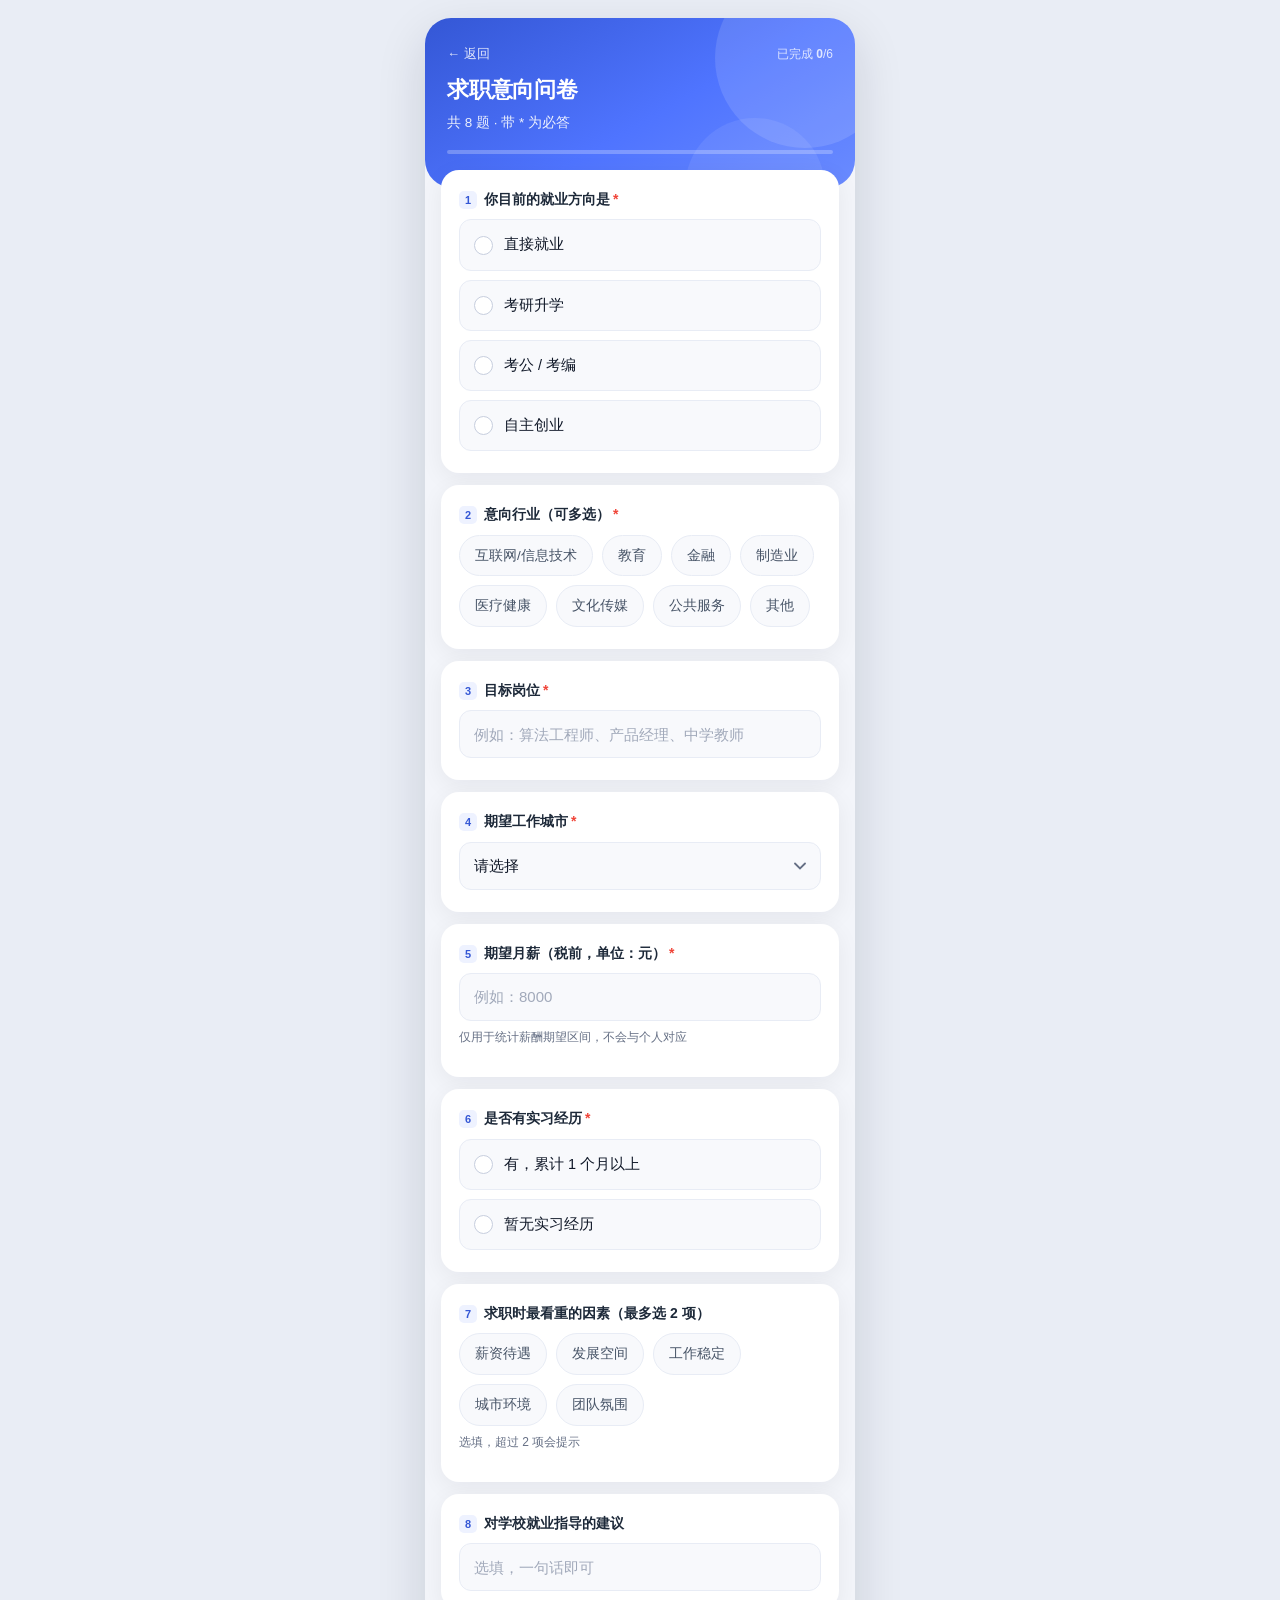
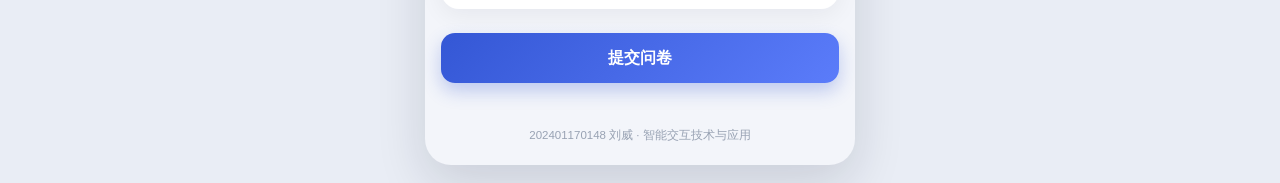
<file: static/fill.html>
<!DOCTYPE html>
<html lang="zh-CN">
<head>
  <meta charset="UTF-8" />
  <meta name="viewport" content="width=device-width, initial-scale=1, viewport-fit=cover" />
  <meta name="theme-color" content="#3457d5" />
  <title>填写问卷 · 学生求职意向调查</title>
  <link rel="stylesheet" href="assets/css/base.css" />
</head>
<body>
  <div class="app app--flush">
    <header class="hero" style="padding-bottom:34px">
      <div style="display:flex;justify-content:space-between;align-items:center;margin-bottom:10px">
        <a href="index.html" style="color:#fff;text-decoration:none;font-size:13px;opacity:.85">← 返回</a>
        <span style="font-size:12px;opacity:.8">已完成 <b id="doneCount">0</b>/6</span>
      </div>
      <h1 class="hero__title" style="font-size:22px">求职意向问卷</h1>
      <p class="hero__sub">共 8 题 · 带 * 为必答</p>
      <div class="progress" style="margin-top:16px;background:rgba(255,255,255,.25)">
        <div class="progress__bar" id="bar" style="background:#fff"></div>
      </div>
    </header>

    <main class="main">
      <form id="form" novalidate>
        <!-- 1 就业方向 -->
        <section class="card">
          <div class="field" id="f-direction">
            <label class="label"><span class="idx">1</span>你目前的就业方向是<span class="req">*</span></label>
            <div class="options">
              <label class="option"><input type="radio" name="direction" value="就业" /><span class="option__dot"></span><span class="option__text">直接就业</span></label>
              <label class="option"><input type="radio" name="direction" value="考研" /><span class="option__dot"></span><span class="option__text">考研升学</span></label>
              <label class="option"><input type="radio" name="direction" value="考公" /><span class="option__dot"></span><span class="option__text">考公 / 考编</span></label>
              <label class="option"><input type="radio" name="direction" value="创业" /><span class="option__dot"></span><span class="option__text">自主创业</span></label>
            </div>
            <p class="error-text">请选择一个就业方向</p>
          </div>
        </section>

        <!-- 2 意向行业 -->
        <section class="card">
          <div class="field" id="f-industry">
            <label class="label"><span class="idx">2</span>意向行业（可多选）<span class="req">*</span></label>
            <div class="chips">
              <label class="chip"><input type="checkbox" name="industry" value="互联网/信息技术" />互联网/信息技术</label>
              <label class="chip"><input type="checkbox" name="industry" value="教育" />教育</label>
              <label class="chip"><input type="checkbox" name="industry" value="金融" />金融</label>
              <label class="chip"><input type="checkbox" name="industry" value="制造业" />制造业</label>
              <label class="chip"><input type="checkbox" name="industry" value="医疗健康" />医疗健康</label>
              <label class="chip"><input type="checkbox" name="industry" value="文化传媒" />文化传媒</label>
              <label class="chip"><input type="checkbox" name="industry" value="公共服务" />公共服务</label>
              <label class="chip"><input type="checkbox" name="industry" value="其他" />其他</label>
            </div>
            <p class="error-text">至少选择一个行业</p>
          </div>
        </section>

        <!-- 3 目标岗位 -->
        <section class="card">
          <div class="field" id="f-job">
            <label class="label"><span class="idx">3</span>目标岗位<span class="req">*</span></label>
            <input class="input" type="text" name="job" maxlength="20" placeholder="例如：算法工程师、产品经理、中学教师" />
            <p class="error-text">请填写你希望从事的岗位</p>
          </div>
        </section>

        <!-- 4 期望城市 -->
        <section class="card">
          <div class="field" id="f-city">
            <label class="label"><span class="idx">4</span>期望工作城市<span class="req">*</span></label>
            <select class="select" name="city">
              <option value="">请选择</option>
              <option>一线城市（北上广深）</option>
              <option>新一线城市（成都、杭州等）</option>
              <option>省会城市</option>
              <option>回家乡 / 县域</option>
              <option>不限，看机会</option>
            </select>
            <p class="error-text">请选择一个期望城市</p>
          </div>
        </section>

        <!-- 5 期望薪资 -->
        <section class="card">
          <div class="field" id="f-salary">
            <label class="label"><span class="idx">5</span>期望月薪（税前，单位：元）<span class="req">*</span></label>
            <input class="input" type="number" name="salary" min="1000" max="100000" step="500" placeholder="例如：8000" />
            <p class="hint">仅用于统计薪酬期望区间，不会与个人对应</p>
            <p class="error-text">请填写 1000 ~ 100000 之间的数字</p>
          </div>
        </section>

        <!-- 6 实习经历 -->
        <section class="card">
          <div class="field" id="f-intern">
            <label class="label"><span class="idx">6</span>是否有实习经历<span class="req">*</span></label>
            <div class="options">
              <label class="option"><input type="radio" name="intern" value="有" /><span class="option__dot"></span><span class="option__text">有，累计 1 个月以上</span></label>
              <label class="option"><input type="radio" name="intern" value="无" /><span class="option__dot"></span><span class="option__text">暂无实习经历</span></label>
            </div>
            <input class="input" id="internDetail" type="text" name="internDetail" maxlength="40"
                   placeholder="简单说说实习单位与岗位（选填）" style="margin-top:10px;display:none" />
            <p class="error-text">请选择一项</p>
          </div>
        </section>

        <!-- 7 最看重的因素 -->
        <section class="card">
          <div class="field" style="margin-bottom:0">
            <label class="label"><span class="idx">7</span>求职时最看重的因素（最多选 2 项）</label>
            <div class="chips" id="factors">
              <label class="chip"><input type="checkbox" name="factor" value="薪资待遇" />薪资待遇</label>
              <label class="chip"><input type="checkbox" name="factor" value="发展空间" />发展空间</label>
              <label class="chip"><input type="checkbox" name="factor" value="工作稳定" />工作稳定</label>
              <label class="chip"><input type="checkbox" name="factor" value="城市环境" />城市环境</label>
              <label class="chip"><input type="checkbox" name="factor" value="团队氛围" />团队氛围</label>
            </div>
            <p class="hint">选填，超过 2 项会提示</p>
          </div>
        </section>

        <!-- 8 补充建议 -->
        <section class="card">
          <div class="field" style="margin-bottom:0">
            <label class="label"><span class="idx">8</span>对学校就业指导的建议</label>
            <input class="input" type="text" name="advice" maxlength="60" placeholder="选填，一句话即可" />
          </div>
        </section>
      </form>
    </main>

    <div class="action-bar">
      <button class="btn btn--primary" type="button" id="submitBtn">提交问卷</button>
    </div>

    <p class="foot">202401170148 刘威 · 智能交互技术与应用</p>
  </div>

  <script src="assets/js/common.js"></script>
  <script>
    (function () {
      var form = document.getElementById("form");
      var bar = document.getElementById("bar");
      var doneCount = document.getElementById("doneCount");
      var internDetail = document.getElementById("internDetail");
      var total = 6;

      function val(name) {
        var el = form.querySelector('[name="' + name + '"]:checked');
        return el ? el.value : "";
      }
      function checkedAll(name) {
        return Array.prototype.map.call(
          form.querySelectorAll('[name="' + name + '"]:checked'),
          function (e) { return e.value; }
        );
      }

      /* 进度统计 */
      function refresh() {
        var done = 0;
        if (val("direction")) done++;
        if (checkedAll("industry").length) done++;
        if (form.job.value.trim()) done++;
        if (form.city.value) done++;
        if (form.salary.value) done++;
        if (val("intern")) done++;

        doneCount.textContent = done;
        bar.style.width = Math.round((done / total) * 100) + "%";
      }

      form.addEventListener("input", refresh);
      form.addEventListener("change", function (e) {
        if (e.target.name === "intern") {
          internDetail.style.display = e.target.value === "有" ? "block" : "none";
        }
        if (e.target.name === "factor") {
          var picked = checkedAll("factor");
          if (picked.length > 2) {
            e.target.checked = false;
            H5.toast("最多选择 2 项");
          }
        }
        refresh();
      });

      /* 校验 */
      function markError(id, bad) {
        var box = document.getElementById(id);
        box.classList.toggle("is-error", bad);
        return bad;
      }

      function validate() {
        var firstBad = null;
        var rules = [
          ["f-direction", !val("direction")],
          ["f-industry", checkedAll("industry").length === 0],
          ["f-job", !form.job.value.trim()],
          ["f-city", !form.city.value],
          ["f-salary", !(Number(form.salary.value) >= 1000 && Number(form.salary.value) <= 100000)],
          ["f-intern", !val("intern")]
        ];
        rules.forEach(function (r) {
          if (markError(r[0], r[1]) && !firstBad) firstBad = r[0];
        });
        if (firstBad) {
          var el = document.getElementById(firstBad);
          el.scrollIntoView({ behavior: "smooth", block: "center" });
          H5.toast("还有必答题没有填写");
          return false;
        }
        return true;
      }

      /* 提交 */
      document.getElementById("submitBtn").addEventListener("click", function () {
        if (!validate()) return;

        var btn = this;
        btn.disabled = true;
        btn.textContent = "提交中…";

        var record = {
          id: "r_" + Date.now(),
          time: Date.now(),
          direction: val("direction"),
          industries: checkedAll("industry"),
          job: form.job.value.trim(),
          city: form.city.value,
          salary: Number(form.salary.value),
          intern: val("intern"),
          internDetail: internDetail.value.trim(),
          factors: checkedAll("factor"),
          advice: form.advice.value.trim()
        };

        // 结果页要用的摘要
        sessionStorage.setItem("last_record", JSON.stringify(record));

        H5.saveRecord(record).then(function (src) {
          location.href = "result.html?src=" + src;
        });
      });

      refresh();
    })();
  </script>
</body>
</html>
</file>
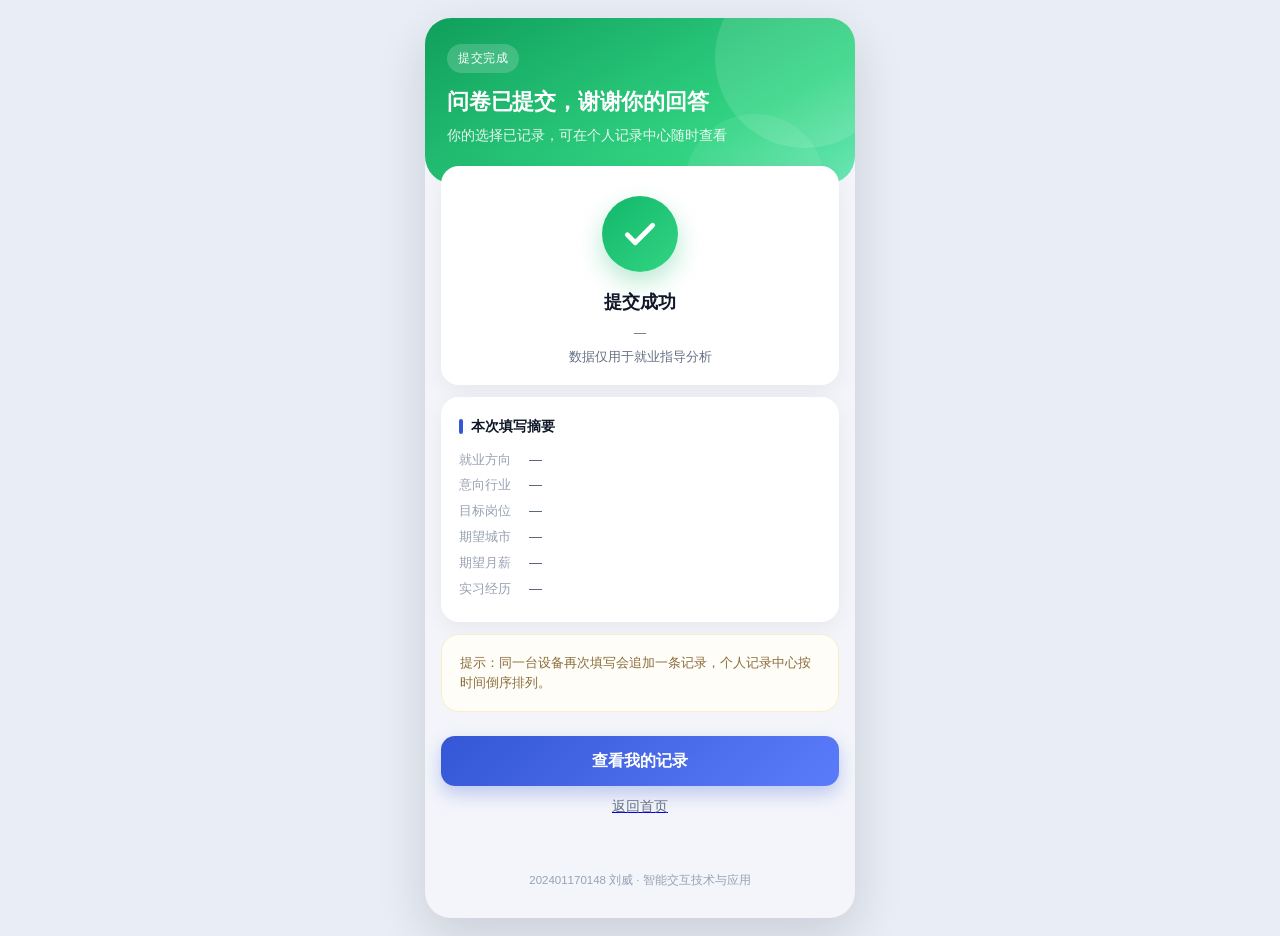
<file: static/result.html>
<!DOCTYPE html>
<html lang="zh-CN">
<head>
  <meta charset="UTF-8" />
  <meta name="viewport" content="width=device-width, initial-scale=1, viewport-fit=cover" />
  <meta name="theme-color" content="#12b76a" />
  <title>提交成功 · 学生求职意向调查</title>
  <link rel="stylesheet" href="assets/css/base.css" />
  <style>
    .hero--ok { background: linear-gradient(150deg, #0f9f5c, #32d583 70%, #6ee7b7); }
  </style>
</head>
<body>
  <div class="app app--flush">
    <header class="hero hero--ok" style="padding-bottom:38px">
      <span class="hero__badge">提交完成</span>
      <h1 class="hero__title" style="font-size:22px">问卷已提交，谢谢你的回答</h1>
      <p class="hero__sub">你的选择已记录，可在个人记录中心随时查看</p>
    </header>

    <main class="main">
      <section class="card" style="text-align:center;padding-top:22px">
        <div class="success-icon">
          <svg viewBox="0 0 24 24" fill="none" stroke="#fff" stroke-width="3"
               stroke-linecap="round" stroke-linejoin="round">
            <path d="M4 12.5l5 5L20 6.5" />
          </svg>
        </div>
        <h2 style="margin:0 0 6px;font-size:18px">提交成功</h2>
        <p class="small muted" style="margin:0 0 4px" id="submitTime">—</p>
        <p class="small muted" style="margin:0">数据仅用于就业指导分析</p>
      </section>

      <section class="card">
        <h2 class="section-title">本次填写摘要</h2>
        <div id="summary">
          <div class="record__row"><b>就业方向</b><span data-k="direction">—</span></div>
          <div class="record__row"><b>意向行业</b><span data-k="industries">—</span></div>
          <div class="record__row"><b>目标岗位</b><span data-k="job">—</span></div>
          <div class="record__row"><b>期望城市</b><span data-k="city">—</span></div>
          <div class="record__row"><b>期望月薪</b><span data-k="salary">—</span></div>
          <div class="record__row"><b>实习经历</b><span data-k="intern">—</span></div>
        </div>
      </section>

      <section class="card card--flat" style="background:#fffdf7;border-color:#fdecc8">
        <p class="small" style="margin:0;color:#8a6d3b">
          提示：同一台设备再次填写会追加一条记录，个人记录中心按时间倒序排列。
        </p>
      </section>
    </main>

    <div class="action-bar">
      <a href="records.html" style="text-decoration:none">
        <button class="btn btn--primary" type="button">查看我的记录</button>
      </a>
      <a href="index.html">
        <button class="btn btn--text" type="button">返回首页</button>
      </a>
    </div>

    <p class="foot">202401170148 刘威 · 智能交互技术与应用</p>
  </div>

  <script src="assets/js/common.js"></script>
  <script>
    (function () {
      var raw = sessionStorage.getItem("last_record");
      var data = {};
      try { data = raw ? JSON.parse(raw) : {}; } catch (e) { data = {}; }

      document.getElementById("submitTime").textContent =
        data.time ? H5.fmtTime(data.time) + " 提交" : "—";

      function fill(key, text) {
        var el = document.querySelector('[data-k="' + key + '"]');
        if (el) el.textContent = text || "—";
      }

      fill("direction", data.direction);
      fill("industries", (data.industries || []).join("、"));
      fill("job", data.job);
      fill("city", data.city);
      fill("salary", data.salary ? "¥" + data.salary + " / 月" : "");
      fill("intern", data.intern === "有"
        ? "有" + (data.internDetail ? "（" + data.internDetail + "）" : "")
        : (data.intern || ""));
    })();
  </script>
</body>
</html>
</file>
<file: static/assets/css/base.css>
/* ============================================================
   H5 轻应用交互 · 公共设计系统
   适用：求职意向问卷 / 五行命格 / 人格色彩
   ============================================================ */

:root {
  --brand: #3457d5;
  --brand-2: #6a8bff;
  --brand-soft: #eef2ff;
  --ink: #101828;
  --sub: #667085;
  --line: #e8ecf5;
  --bg: #f3f5fa;
  --white: #ffffff;
  --ok: #12b76a;
  --warn: #f79009;
  --danger: #f04438;
  --radius: 18px;
  --shadow: 0 6px 24px rgba(16, 24, 40, 0.06);
  --font: -apple-system, BlinkMacSystemFont, "PingFang SC", "Microsoft YaHei",
    "Segoe UI", Roboto, sans-serif;
}

* { box-sizing: border-box; -webkit-tap-highlight-color: transparent; }

html, body { margin: 0; padding: 0; }

body {
  font-family: var(--font);
  color: var(--ink);
  background: #e9edf5;
  font-size: 15px;
  line-height: 1.6;
  -webkit-font-smoothing: antialiased;
}

/* 手机画布 */
.app {
  max-width: 430px;
  margin: 0 auto;
  min-height: 100vh;
  background: var(--bg);
  position: relative;
  padding-bottom: 24px;
  overflow-x: clip;
}

.app--flush { padding-bottom: 0; }

/* ---------- 顶部 ---------- */
.hero {
  background: linear-gradient(150deg, #3457d5 0%, #4f74ff 55%, #6a8bff 100%);
  color: #fff;
  padding: 26px 22px 30px;
  border-radius: 0 0 28px 28px;
  position: relative;
  overflow: hidden;
}

.hero::after {
  content: "";
  position: absolute;
  right: -40px;
  top: -50px;
  width: 180px;
  height: 180px;
  border-radius: 50%;
  background: rgba(255, 255, 255, 0.12);
}

.hero::before {
  content: "";
  position: absolute;
  right: 30px;
  bottom: -70px;
  width: 140px;
  height: 140px;
  border-radius: 50%;
  background: rgba(255, 255, 255, 0.08);
}

.hero__badge {
  display: inline-flex;
  align-items: center;
  gap: 6px;
  font-size: 12px;
  letter-spacing: 0.5px;
  background: rgba(255, 255, 255, 0.18);
  padding: 5px 11px;
  border-radius: 999px;
  margin-bottom: 14px;
}

.hero__title {
  font-size: 25px;
  font-weight: 700;
  line-height: 1.35;
  margin: 0 0 8px;
  letter-spacing: -0.2px;
}

.hero__sub { font-size: 13.5px; opacity: 0.9; margin: 0; }

/* ---------- 内容区 ---------- */
.main { padding: 0 16px; margin-top: -18px; position: relative; z-index: 2; }
.main--plain { margin-top: 16px; }

.card {
  background: var(--white);
  border-radius: var(--radius);
  padding: 18px;
  box-shadow: var(--shadow);
  margin-bottom: 12px;
}

.card--flat { box-shadow: none; border: 1px solid var(--line); }

.section-title {
  font-size: 14px;
  font-weight: 700;
  margin: 0 0 12px;
  display: flex;
  align-items: center;
  gap: 8px;
}

.section-title::before {
  content: "";
  width: 4px;
  height: 15px;
  border-radius: 4px;
  background: var(--brand);
}

.muted { color: var(--sub); }
.small { font-size: 12.5px; }

/* 数据条 */
.stats { display: flex; gap: 10px; }
.stat {
  flex: 1;
  background: var(--white);
  border-radius: 14px;
  padding: 12px 10px;
  text-align: center;
  box-shadow: var(--shadow);
}
.stat__num { font-size: 19px; font-weight: 700; color: var(--brand); }
.stat__label { font-size: 11.5px; color: var(--sub); margin-top: 2px; }

/* 要点列表 */
.bullets { margin: 0; padding: 0; list-style: none; }
.bullets li {
  position: relative;
  padding-left: 22px;
  margin-bottom: 9px;
  font-size: 14px;
  color: #344054;
}
.bullets li::before {
  content: "";
  position: absolute;
  left: 4px;
  top: 9px;
  width: 6px;
  height: 6px;
  border-radius: 50%;
  background: var(--brand-2);
}

/* ---------- 按钮 ---------- */
.btn {
  display: flex;
  align-items: center;
  justify-content: center;
  width: 100%;
  height: 50px;
  border: 0;
  border-radius: 14px;
  font-size: 16px;
  font-weight: 600;
  font-family: var(--font);
  cursor: pointer;
  transition: transform 0.12s ease, opacity 0.12s ease;
}
.btn:active { transform: scale(0.985); opacity: 0.92; }

.btn--primary {
  background: linear-gradient(135deg, #3457d5, #5b7cfa);
  color: #fff;
  box-shadow: 0 8px 18px rgba(52, 87, 213, 0.28);
}

.btn--ghost {
  background: #fff;
  color: var(--brand);
  border: 1px solid #d6e0ff;
}

.btn--text {
  background: transparent;
  color: var(--sub);
  height: 42px;
  font-size: 14px;
  font-weight: 500;
}

.btn:disabled { opacity: 0.5; cursor: not-allowed; }

/* 底部固定操作条 */
.action-bar {
  position: sticky;
  bottom: 0;
  padding: 12px 16px calc(12px + env(safe-area-inset-bottom));
  background: linear-gradient(to top, var(--bg) 62%, rgba(243, 245, 250, 0));
  z-index: 20;
}

/* ---------- 表单 ---------- */
.field { margin-bottom: 20px; }
.field:last-child { margin-bottom: 4px; }

.label {
  display: block;
  font-size: 14px;
  font-weight: 600;
  margin-bottom: 9px;
  color: #1d2939;
}

.label .req { color: var(--danger); margin-left: 3px; }
.label .idx {
  display: inline-block;
  min-width: 18px;
  height: 18px;
  line-height: 18px;
  text-align: center;
  border-radius: 5px;
  background: var(--brand-soft);
  color: var(--brand);
  font-size: 11px;
  font-weight: 700;
  margin-right: 7px;
}

.hint { font-size: 12px; color: var(--sub); margin-top: 7px; }

.input,
.select {
  width: 100%;
  height: 48px;
  padding: 0 14px;
  font-size: 15px;
  font-family: var(--font);
  color: var(--ink);
  background: #f8f9fc;
  border: 1px solid var(--line);
  border-radius: 12px;
  outline: none;
  appearance: none;
  transition: border-color 0.15s, background 0.15s;
}

.input::placeholder { color: #a1a9ba; }

.input:focus,
.select:focus {
  border-color: var(--brand-2);
  background: #fff;
  box-shadow: 0 0 0 3px rgba(106, 139, 255, 0.15);
}

.select {
  background-image: url("data:image/svg+xml;charset=utf8,%3Csvg xmlns='http://www.w3.org/2000/svg' width='12' height='8' viewBox='0 0 12 8'%3E%3Cpath d='M1 1.5L6 6.5L11 1.5' stroke='%23667085' stroke-width='1.8' fill='none' stroke-linecap='round'/%3E%3C/svg%3E");
  background-repeat: no-repeat;
  background-position: right 14px center;
  padding-right: 38px;
}

/* 单选：整块可选 */
.options { display: flex; flex-direction: column; gap: 9px; }

.option {
  display: flex;
  align-items: center;
  gap: 11px;
  padding: 13px 14px;
  border: 1px solid var(--line);
  border-radius: 12px;
  background: #f8f9fc;
  cursor: pointer;
  transition: all 0.15s ease;
  font-size: 14.5px;
}

.option input { display: none; }

.option__dot {
  width: 19px;
  height: 19px;
  border-radius: 50%;
  border: 1.5px solid #c7cede;
  flex: 0 0 auto;
  position: relative;
  background: #fff;
  transition: all 0.15s;
}

.option--check .option__dot { border-radius: 6px; }

.option--check .option__dot::after {
  content: "";
  position: absolute;
  left: 5.5px;
  top: 1.5px;
  width: 5px;
  height: 10px;
  border: solid #fff;
  border-width: 0 2px 2px 0;
  transform: rotate(45deg) scale(0);
  transition: transform 0.15s;
}

.option--check input:checked + .option__dot { background: var(--brand); border-color: var(--brand); }
.option--check input:checked + .option__dot::after { transform: rotate(45deg) scale(1); }

.option input:checked ~ .option__text { color: var(--brand); font-weight: 600; }
.option input:checked + .option__dot { border-color: var(--brand); }
.option input:checked + .option__dot::before {
  content: "";
  position: absolute;
  inset: 4px;
  border-radius: 50%;
  background: var(--brand);
}
.option--check input:checked + .option__dot::before { display: none; }

.option:has(input:checked) {
  background: var(--brand-soft);
  border-color: #b9c8ff;
}

/* 多选标签 */
.chips { display: flex; flex-wrap: wrap; gap: 9px; }

.chip {
  padding: 9px 15px;
  border-radius: 999px;
  border: 1px solid var(--line);
  background: #f8f9fc;
  font-size: 13.5px;
  color: #475467;
  cursor: pointer;
  transition: all 0.15s;
  user-select: none;
}

.chip input { display: none; }
.chip:has(input:checked) {
  background: var(--brand);
  border-color: var(--brand);
  color: #fff;
  font-weight: 600;
}

/* 错误态 */
.field.is-error .input,
.field.is-error .select { border-color: var(--danger); background: #fff5f4; }

.error-text {
  color: var(--danger);
  font-size: 12px;
  margin-top: 7px;
  display: none;
}
.field.is-error .error-text { display: block; }

/* 进度 */
.progress { height: 4px; background: #e4e9f4; border-radius: 999px; overflow: hidden; }
.progress__bar {
  height: 100%;
  width: 0;
  border-radius: 999px;
  background: linear-gradient(90deg, #3457d5, #6a8bff);
  transition: width 0.3s ease;
}

/* ---------- 结果页 ---------- */
.success-icon {
  width: 76px;
  height: 76px;
  border-radius: 50%;
  background: linear-gradient(135deg, #12b76a, #32d583);
  display: flex;
  align-items: center;
  justify-content: center;
  margin: 8px auto 16px;
  box-shadow: 0 10px 24px rgba(18, 183, 106, 0.3);
  animation: pop 0.45s cubic-bezier(0.2, 1.2, 0.4, 1);
}

.success-icon svg { width: 38px; height: 38px; }

@keyframes pop {
  0% { transform: scale(0.6); opacity: 0; }
  100% { transform: scale(1); opacity: 1; }
}

/* 记录卡片 */
.record {
  background: #fff;
  border-radius: var(--radius);
  padding: 16px;
  margin-bottom: 12px;
  box-shadow: var(--shadow);
}

.record__head {
  display: flex;
  justify-content: space-between;
  align-items: center;
  margin-bottom: 10px;
}

.record__title { font-size: 15px; font-weight: 700; }
.record__time { font-size: 11.5px; color: #98a2b3; }

.record__row {
  display: flex;
  font-size: 13px;
  color: #475467;
  margin-bottom: 5px;
  gap: 8px;
}

.record__row b { color: #98a2b3; font-weight: 400; flex: 0 0 62px; }

.tag {
  display: inline-block;
  padding: 2px 9px;
  border-radius: 999px;
  background: var(--brand-soft);
  color: var(--brand);
  font-size: 11.5px;
  font-weight: 600;
}

/* 空状态 */
.empty { text-align: center; padding: 50px 20px; color: var(--sub); }
.empty__icon { font-size: 40px; margin-bottom: 10px; opacity: 0.5; }

/* Toast */
.toast {
  position: fixed;
  left: 50%;
  bottom: 90px;
  transform: translate(-50%, 20px);
  background: rgba(16, 24, 40, 0.88);
  color: #fff;
  font-size: 13.5px;
  padding: 10px 18px;
  border-radius: 10px;
  opacity: 0;
  pointer-events: none;
  transition: all 0.25s ease;
  z-index: 999;
  max-width: 80vw;
  text-align: center;
}

.toast.is-show { opacity: 1; transform: translate(-50%, 0); }

/* 页脚 */
.foot {
  text-align: center;
  font-size: 11.5px;
  color: #98a2b3;
  padding: 18px 20px 8px;
  line-height: 1.8;
}

.entry-links { display: flex; gap: 10px; }
.entry-link {
  flex: 1;
  background: #fff;
  border: 1px solid var(--line);
  border-radius: 14px;
  padding: 13px 14px;
  text-decoration: none;
  color: var(--ink);
  display: block;
}
.entry-link__name { font-size: 14px; font-weight: 700; }
.entry-link__desc { font-size: 11.5px; color: var(--sub); margin-top: 2px; }

/* 桌面端预览时给点留白 */
@media (min-width: 480px) {
  body { padding: 18px 0; }
  .app { border-radius: 26px; box-shadow: 0 18px 50px rgba(16, 24, 40, 0.14); overflow: hidden; }
}
</file>
